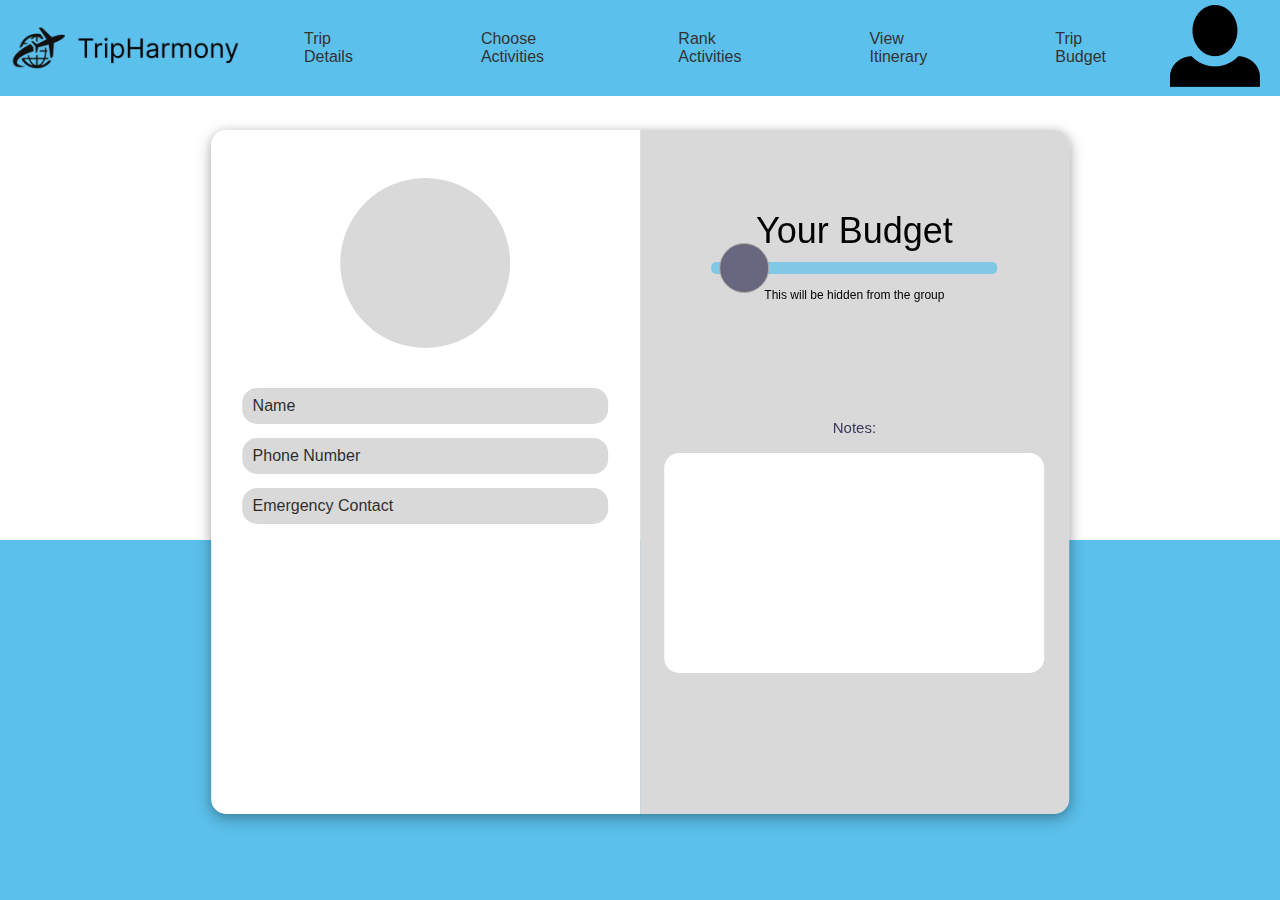
<file: profilePage.html>
<!DOCTYPE html>
<html lang="en">
<head>
    <meta charset="utf-8">
    <title>Profile - TripHarmony</title>
    <link href="https://fonts.googleapis.com/css?family=Inter&display=swap" rel="stylesheet">
    <link rel="stylesheet" href="profilePage.css">
</head>
<body>
    <header>
        <img class="logo" src="logo.png" alt="Trip Harmony Logo">
        <ul>
            <li><a href="tripDetails.html">Trip Details</a></li>
            <li><a href="chooseActivities.html" >Choose Activities</a></li>
            <li><a href="voteActivities.html">Rank Activities</a></li>
            <li><a href="viewIninerary.html">View Itinerary</a></li>
            <li><a href="budget">Trip Budget</a></li>
        </ul>
        <a href="#budget">
            <img class="nav-link active" src="profile.png" alt="profile">
        </a>
    </header>

    <div class="BottomHalf"></div>

    <div class="MiddleContainer">
        <div class="LeftHalf">
            <div class="ProfilePicture"></div>
            <input type="text" id="nameTextbox" class="TextBox" placeholder="Name">
            <input type="text" id="phoneTextbox" class="TextBox" placeholder="Phone Number">
            <input type="text" id="emergencyTextbox" class="TextBox" placeholder="Emergency Contact">
        </div>
        <div class="RightHalf">
            <div class="YourBudget">Your Budget</div>
            <div class="SliderContainer">
                <div class="slidecontainer">
                    <input type="range" min="1" max="3000" value="100" class="slider" id="myRange">
                </div>
                <div class="SliderText">This will be hidden from the group</div>
            </div>
            <div class="NotesText">Notes:</div>
            <textarea class="NotesTextbox" ></textarea>
        </div>
    </div>

</body>
</html>
</file>
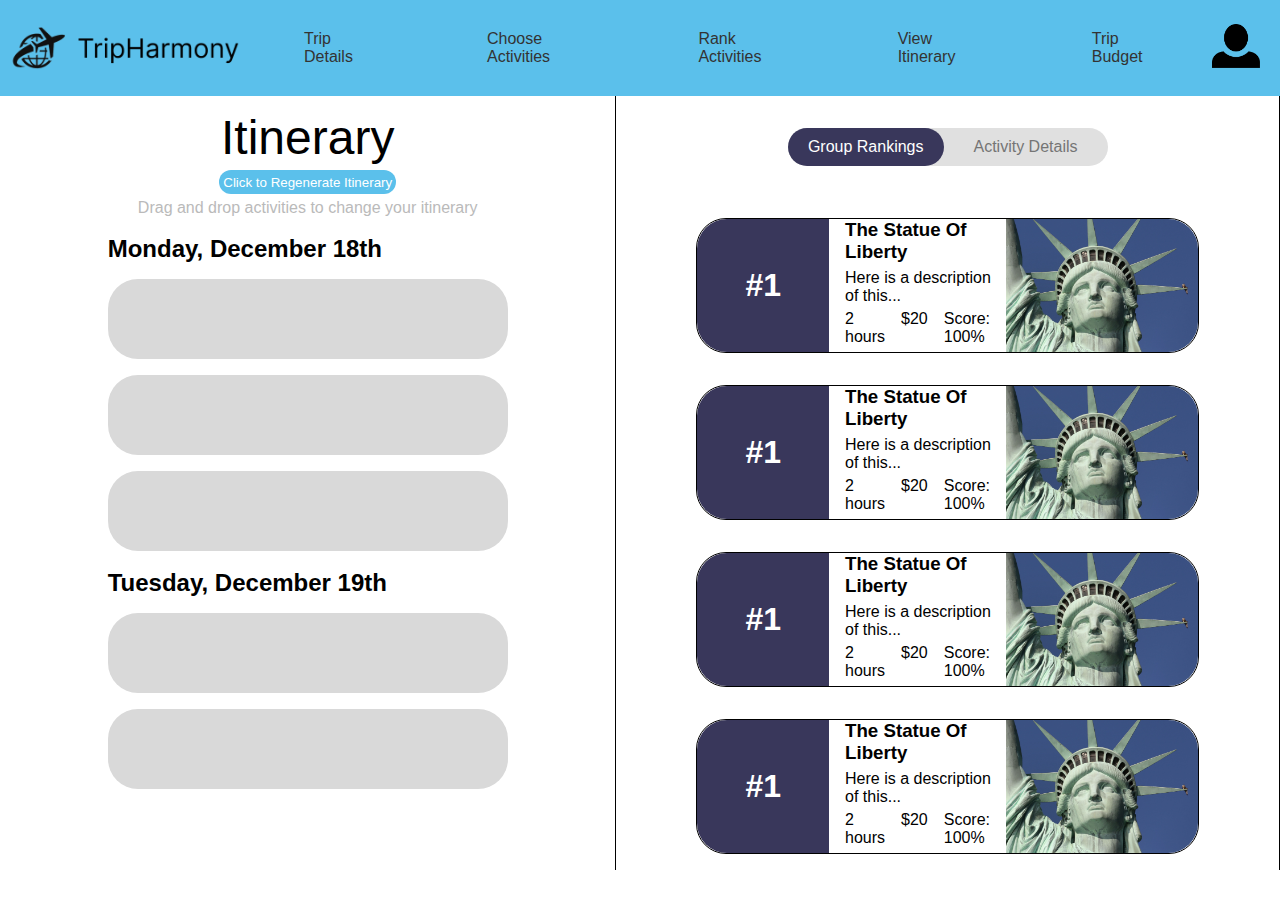
<file: viewItinerary.html>
<!DOCTYPE html>
<html lang="en">
<head>
    <meta charset="UTF-8">
    <meta name="viewport" content="width=device-width, initial-scale=1.0">
    <title>Trip Harmony - Rank Activities</title>
    <link rel="stylesheet" href="viewItinerary.css">
</head>
<body>
<header>
    <img class="logo" src="logo.png" alt="Trip Harmony Logo">
    <ul>
        <li><a href="#details">Trip Details</a></li>
        <li><a href="#activities">Choose Activities</a></li>
        <li><a href="#rank">Rank Activities</a></li>
        <li><a href="#itinerary" class="nav-link active">View Itinerary</a></li>
        <li><a href="#budget">Trip Budget</a></li>
    </ul>
    <a href="#budget">
        <img class="profile-icon" src="profile.png" alt="profile">
    </a>
</header>

<div class="content-container">
    <section id="itenerary_section">
        <div id="itinerary_instructions">
            <h1>
                Itinerary
            </h1>
            <button>Click to Regenerate Itinerary</button>
            <p>Drag and drop activities to change your itinerary</p>
        </div>
        <div id="day_one">
            <br>
            <h2>Monday, December 18th</h2>
            <div class="itinerary_item"></div>
            <div class="itinerary_item"></div>
            <div class="itinerary_item"></div>
        </div>
        <div id="day_two">
            <br>
            <h2>Tuesday, December 19th</h2>
            <div class="itinerary_item"></div>
            <div class="itinerary_item"></div>
        </div>
    </section>
    <section id="rankings_section">
        <div class="tab-container">
            <div class="tab active">Group Rankings</div>
            <div class="tab">Activity Details</div>
        </div>
        <br>
        <br>
        <!-- Ranking items here -->
        <div id="all_rankings">
            <div class="ranked_activity">
                <div class="rank">
                    <h1>#1</h1>
                </div>
                <div class="short_description">
                    <h3>The Statue Of Liberty</h3>
                    <p>Here is a description of this...</p>
                    <ul class="activity_time_cost_score_details">
                        <li class="time_description">2 hours</li>
                        <li class="cost_description">$20</li>
                        <li class="score_description">Score: 100%</li>
                    </ul>
                </div>
                <div class="activity_image">
                    <!-- <img class="activty-image" src="statue.jpg" alt="profile"> -->
                </div>
            </div>
            <div class="ranked_activity">
                <div class="rank">
                    <h1>#1</h1>
                </div>
                <div class="short_description">
                    <h3>The Statue Of Liberty</h3>
                    <p>Here is a description of this...</p>
                    <ul class="activity_time_cost_score_details">
                        <li class="time_description">2 hours</li>
                        <li class="cost_description">$20</li>
                        <li class="score_description">Score: 100%</li>
                    </ul>
                </div>
                <div class="activity_image">
                    <!-- <img class="activty-image" src="statue.jpg" alt="profile"> -->
                </div>
            </div>
            <div class="ranked_activity">
                <div class="rank">
                    <h1>#1</h1>
                </div>
                <div class="short_description">
                    <h3>The Statue Of Liberty</h3>
                    <p>Here is a description of this...</p>
                    <ul class="activity_time_cost_score_details">
                        <li class="time_description">2 hours</li>
                        <li class="cost_description">$20</li>
                        <li class="score_description">Score: 100%</li>
                    </ul>
                </div>
                <div class="activity_image">
                    <!-- <img class="activty-image" src="statue.jpg" alt="profile"> -->
                </div>
            </div>
            <div class="ranked_activity">
                <div class="rank">
                    <h1>#1</h1>
                </div>
                <div class="short_description">
                    <h3>The Statue Of Liberty</h3>
                    <p>Here is a description of this...</p>
                    <ul class="activity_time_cost_score_details">
                        <li class="time_description">2 hours</li>
                        <li class="cost_description">$20</li>
                        <li class="score_description">Score: 100%</li>
                    </ul>
                </div>
                <div class="activity_image">
                    <!-- <img class="activty-image" src="statue.jpg" alt="profile"> -->
                </div>
            </div>
        </div>
    </section>
</div>
</body>
</html>
</file>
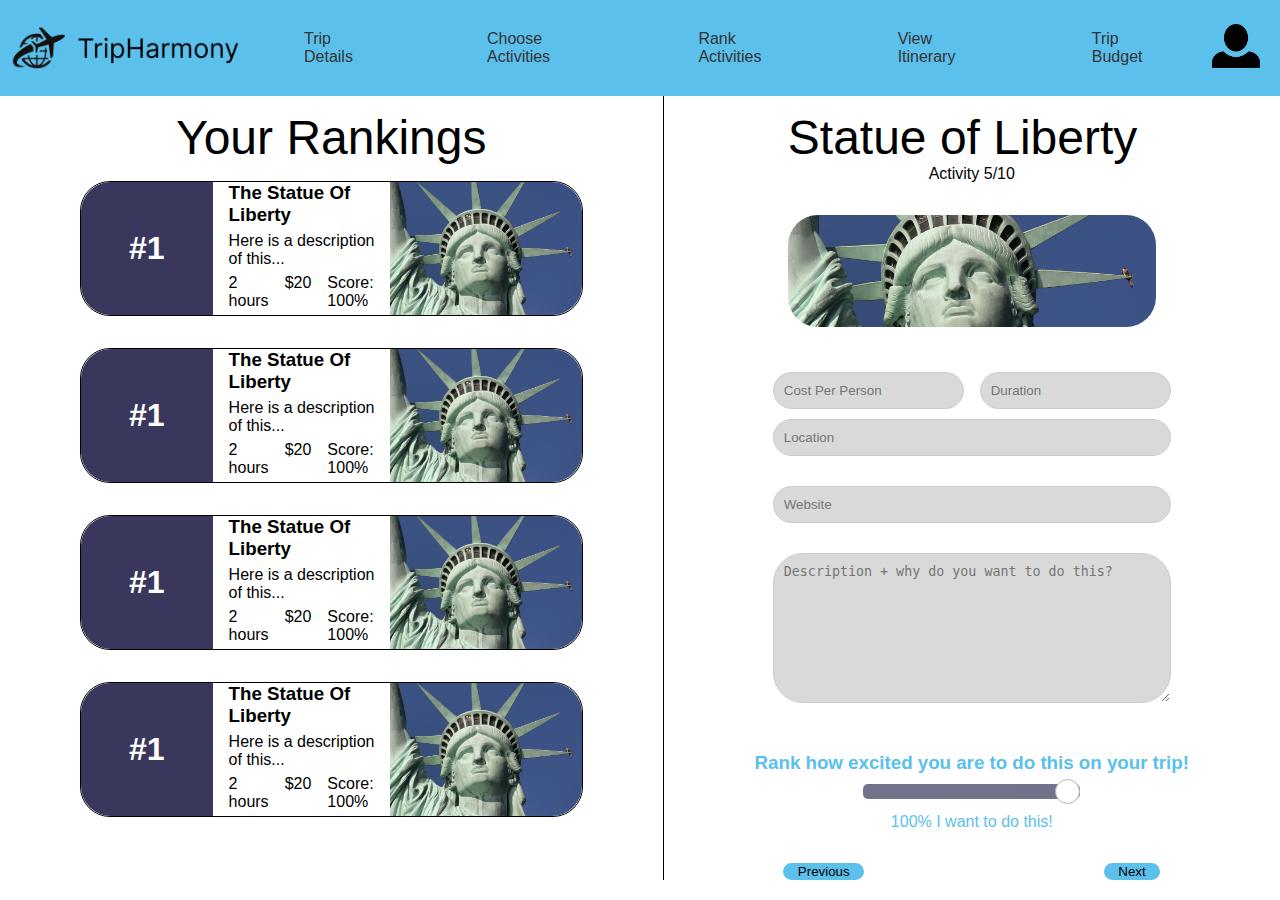
<file: voteActivities.html>
<!DOCTYPE html>
<html lang="en">
<head>
    <meta charset="UTF-8">
    <meta name="viewport" content="width=device-width, initial-scale=1.0">
    <title>Trip Harmony - Rank Activities</title>
    <link rel="stylesheet" href="voteActivities.css">
</head>
<body>
    <header>
        <img class="logo" src="logo.png" alt="Trip Harmony Logo">
        <ul>
            <li><a href="#details">Trip Details</a></li>
            <li><a href="#activities">Choose Activities</a></li>
            <li><a href="#rank" class="nav-link active" >Rank Activities</a></li>
            <li><a href="#itinerary">View Itinerary</a></li>
            <li><a href="#budget">Trip Budget</a></li>
        </ul>
        <a href="#budget">
            <img class="profile-icon" src="profile.png" alt="profile">
        </a>
    </header>

    <div class="content-container">
        <section id="rankings_section">
            <h1 id="your_rankings_title">Your Rankings</h1>
            <!-- Ranking items here -->
            <div id="all_rankings">
               <div class="ranked_activity">
                   <div class="rank">
                        <h1>#1</h1>
                   </div>
                   <div class="short_description">
                        <h3>The Statue Of Liberty</h3>
                        <p>Here is a description of this...</p>
                       <ul class="activity_time_cost_score_details">
                           <li class="time_description">2 hours</li>
                           <li class="cost_description">$20</li>
                           <li class="score_description">Score: 100%</li>
                       </ul>
                   </div>
                   <div class="activity_image">
                      <!-- <img class="activty-image" src="statue.jpg" alt="profile"> -->
                   </div>
               </div>
                <div class="ranked_activity">
                    <div class="rank">
                        <h1>#1</h1>
                    </div>
                    <div class="short_description">
                        <h3>The Statue Of Liberty</h3>
                        <p>Here is a description of this...</p>
                        <ul class="activity_time_cost_score_details">
                            <li class="time_description">2 hours</li>
                            <li class="cost_description">$20</li>
                            <li class="score_description">Score: 100%</li>
                        </ul>
                    </div>
                    <div class="activity_image">
                        <!-- <img class="activty-image" src="statue.jpg" alt="profile"> -->
                    </div>
                </div>
                <div class="ranked_activity">
                    <div class="rank">
                        <h1>#1</h1>
                    </div>
                    <div class="short_description">
                        <h3>The Statue Of Liberty</h3>
                        <p>Here is a description of this...</p>
                        <ul class="activity_time_cost_score_details">
                            <li class="time_description">2 hours</li>
                            <li class="cost_description">$20</li>
                            <li class="score_description">Score: 100%</li>
                        </ul>
                    </div>
                    <div class="activity_image">
                        <!-- <img class="activty-image" src="statue.jpg" alt="profile"> -->
                    </div>
                </div>
                <div class="ranked_activity">
                    <div class="rank">
                        <h1>#1</h1>
                    </div>
                    <div class="short_description">
                        <h3>The Statue Of Liberty</h3>
                        <p>Here is a description of this...</p>
                        <ul class="activity_time_cost_score_details">
                            <li class="time_description">2 hours</li>
                            <li class="cost_description">$20</li>
                            <li class="score_description">Score: 100%</li>
                        </ul>
                    </div>
                    <div class="activity_image">
                        <!-- <img class="activty-image" src="statue.jpg" alt="profile"> -->
                    </div>
                </div>
            </div>
        </section>

        <section id="activity-details">
            <div> <!-- Description Container -->
                <h1>Statue of Liberty</h1>
                <center><p>Activity 5/10</p></center>
                <div class="description_activity_image"></div>
                <!--<img class="description_activity_image" src="statue.jpg" alt="activity image">-->
            </div>
            <!-- Activity detail items here -->
            <div class="form-container">
                <form action="/submit-your-form">
                    <div class="input-group">
                        <div class="half">
                            <input type="text" placeholder="Cost Per Person">
                        </div>
                        <div class="half">
                            <input type="text" placeholder="Duration">
                        </div>
                    </div>
                    <div class="input-group">
                        <input type="text" placeholder="Location">
                    </div>
                    <div class="input-group">
                        <input type="text" placeholder="Website">
                    </div>
                    <div class="input-group">
                        <textarea placeholder="Description + why do you want to do this?"></textarea>
                    </div>
                    <!--
                    <div class="input-group">
                        <input type="submit" value="Submit">
                    </div> -->
                    <div class="clear"></div>
                </form>
            </div>

            <div class="vote_container">
                <h3>Rank how excited you are to do this on your trip!</h3>
                <div class="slidecontainer">
                    <input type="range" min="1" max="100" value="100" class="slider" id="myRange">
                </div>
                <p>100% I want to do this!</p>
            </div>

            <div class="activity_view_buttons">
                <button class="view_buttons">Previous</button>
                <button class="view_buttons">Next</button>
            </div>
        </section>
    </div>
</body>
</html>
</file>
<file: profilePage.css>
html, body {
    margin: 0;
    padding: 0;
}
    * {
        margin: 0;
        padding: 0;
    }
    body {
        font-family: Arial, sans-serif;
    }
    header {
        display: flex;
        justify-content: space-between;
        align-items: center;
        background-color: #5BC0EB;
        height: 6em;
        padding-right: 20px;
    }
    header ul {
        list-style: none;
        display: flex;
    }
    header ul li {
        margin: 0 4em;
    }
    header ul li a {
        text-decoration: none;
        color: #333;
    }
    .nav-link.active::before {
        content: '';
        position: absolute;
        top: -2.5em;
        left: 0;
        right: 0;
        height: 10px;
        background-color: white;
        z-index: 10;
    }
    .nav-link {
        position: relative;
        display: inline-block;
    }
    .logo {
        width: 15em;
    }
    .profile-icon {
        width: 3em;
    }
    .BottomHalf {
        position: fixed;
        bottom: 0;
        left: 0;
        right: 0;
        display: flex;
        padding: 0;
        width: 100%;
        height: 12em;
        background: #5BC0EB;
        color: black;
        font-size: 30px;
        font-family: 'Inter', sans-serif;
        font-weight: 400;
    }
    .MiddleContainer {
        position: absolute;
        top: 130px;
        left: 50%;
        transform: translateX(-50%);
        width: 67%; /* Adjust the width percentage as needed */
        max-width: 1111px; /* Set a maximum width if necessary */
        height: 76vh; /* Adjust the height percentage as needed */
        display: flex;
        border-radius: 15px;
        box-shadow: 0 0 10px rgba(0, 0, 0, 0.1), 0 5px 15px rgba(0, 0, 0, 0.3); /* Two shadows, first is lighter, second is darker at the bottom */
    }
    
    .LeftHalf,
    .RightHalf {
        flex: 1;
        height: 100%;
    }
    
    .LeftHalf {
        position: relative;
        border-top-left-radius: 15px;
        border-bottom-left-radius: 15px;
        background-color: white;
    }
    
    .LeftHalf {
        position: relative;
        border-top-left-radius: 15px;
        border-bottom-left-radius: 15px;
        background-color: white;
    }
    
    .ProfilePicture {
        position: absolute;
        top: 48px;
        left: 50%;
        transform: translateX(-50%);
        width: 170px;
        height: 170px;
        background-color: #D9D9D9;
        border-radius: 50%;
    }
    
    #nameTextbox {
        top: calc(48px + 170px + 40px); /* 48px (top of LeftHalf) + 170px (ProfilePicture height) + 40px (spacing) */
    }
    
    #phoneTextbox {
        top: calc(48px + 170px + 40px + 50px); /* Adjusted top for the second textbox */
    }
    
    #emergencyTextbox {
        top: calc(48px + 170px + 40px + 100px); /* Adjusted top for the third textbox */
    }
    
    .TextBox {
        width: 356px;
        height: 36px;
        background-color: #D9D9D9;
        border-radius: 15px;
        border: none;
        position: absolute;
        left: 50%;
        transform: translateX(-50%);
        text-align: center;
        font-size: 16px;
    }
    
    .TextBox::placeholder {
        color: black;
        opacity: 0.8;
    }
    #nameTextbox,
    #phoneTextbox,
    #emergencyTextbox { 
        text-align: left;
        padding-left: 10px; 
}

.RightHalf {
    background-color: #D9D9D9;
    border-top-right-radius: 15px;
    border-bottom-right-radius: 15px;
    position: relative;
}

.YourBudget {
    width: 100%;
    height: 100%;
    text-align: center;
    color: black;
    font-size: 36px;
    font-family: 'Lato', sans-serif;
    font-weight: 400;
    word-wrap: break-word;
    position: absolute;
    top: 80px;
    left: 50%;
    transform: translateX(-50%);
}

.SliderContainer {
    position: absolute;
    top: 130px;
    left: 50%;
    transform: translateX(-50%);
    text-align: center;
}

.slidecontainer {
    position: relative; /* Relative positioning for the value label */
    width: 286px;
}

.slider {
    -webkit-appearance: none;
    width: 100%;
    height: 12px;
    border-radius: 5px;
    background: #5BC0EB;
    outline: none;
    opacity: 0.7;
    -webkit-transition: .2s;
    transition: opacity .2s;
}

.slider:hover {
    opacity: 1;
}

.slider::-webkit-slider-thumb {
    -webkit-appearance: none;
    appearance: none;
    width: 50px; /* Adjust the width of the slider thumb */
    height: 50px; /* Adjust the height of the slider thumb */
    border-radius: 50%;
    border: 1px solid;
    background: #39375B; /* Change the color of the slider thumb */
    cursor: pointer;
}

/* Text under the slider */
.SliderText {
    margin-top: 10px;
    font-size: 12px;
    color: black;
}

/* Notes styles */
.NotesText {
    position: absolute;
    top: 289px;
    left: 50%;
    transform: translateX(-50%);
    font-size: 15px;
    color: #39375B;
}

.NotesTextbox {
    position: absolute;
    top: 323px;
    left: 50%;
    transform: translateX(-50%);
    width: 360px;
    height: 200px;
    background-color: white;
    border-radius: 15px;
    border: none;
    padding: 10px;
    font-size: 16px;
    resize: none; /* Disable textarea resizing */
}
</file>
<file: viewItinerary.css>
html, body {
    margin: 0;
    padding: 0;
    /* This ensures that there is no space around the edges of the browser window */
}

/* Add this to reset any padding or margin that may be applied to all elements by default */
* {
    margin: 0;
    padding: 0;
    /* This is a global reset for margin and padding for all elements */
}

body {
    font-family: Arial, sans-serif;
}

header {
    display: flex;
    justify-content: space-between;
    align-items: center;
    background-color: #5BC0EB;
    height: 6em;
    padding-right: 20px;
}

header ul {
    list-style: none;
    display: flex;
}

header ul li {
    margin: 0 4em;
}

header ul li a {
    text-decoration: none;
    color: #333;
}

.nav-link.active::before {
    content: ''; /* This is necessary for the pseudo-element to display */
    position: absolute; /* Position it relative to its parent */
    top: -2.5em; /* Align to the top of the link */
    left: 0; /* Align to the left of the link */
    right: 0; /* Align to the right of the link */
    height: 10px; /* The thickness of the white bar */
    background-color: white; /* The color of the bar */
    z-index: 10; /* Ensure it's above the link text */
}

/* To position the pseudo-element correctly, the parent element needs to be positioned relative */
.nav-link {
    position: relative; /* This is necessary for absolute positioning inside */
    display: inline-block; /* or block, depending on your layout */
}

.logo {
    width: 15em;
}


.profile-icon {
    width: 3em;
}

.content-container {
    display: flex;
    justify-content: space-evenly;
    align-content: center;
    padding: 0;
    margin: 0;
}

#itenerary_section, #rankings_section {
    flex: 1; /* Assigns equal width to both sections */
    margin: 1em; /* Adds some space around the sections */
    align-items: center;
}

/* ITINERARY STYLE*/
/* ITINERARY STYLE*/
/* ITINERARY STYLE*/
/* ITINERARY STYLE*/

#itenerary_section{
    margin: 0;
    display: flex;
    flex-direction: column;
    align-items: center;
    border-right: 1px solid black;
}

#itinerary_instructions{
    display: flex;
    flex-direction: column;
    justify-content: center;
    align-items: center;
    gap: 5px;
}

#itinerary_instructions h1{
    font-size: 3em;
    font-weight: lighter;
    margin-top: 0.3em;
}

#itinerary_instructions button{
    background-color: #5BC0EB;
    color: white;
    border-radius: 20px;
    border: 1px solid transparent;
    padding: 0.25em;
}

#itinerary_instructions p{
    color: #BABABA;
}

.itinerary_item{
    min-height: 5em;
    background-color: #D9D9D9;
    border-radius: 30px;
    margin-top: 1em;
    width: 25em;
}

/* RANKINGS SECTION STYLE */
/* RANKINGS SECTION STYLE */
/* RANKINGS SECTION STYLE */
/* RANKINGS SECTION STYLE */
/* RANKINGS SECTION STYLE */

#rankings_section {
    margin: 0;
    display: flex;
    flex-direction: column;
    border-right: 1px solid black;
}

#all_rankings{
    display: flex;
    flex-direction: column;
    justify-content: center;
    padding-left: 5em;
    padding-right: 5em;
}

.ranked_activity{
    margin-top: 1em;
    margin-bottom: 1em;
    padding: 0;
    border: 1px solid black;
    border-radius: 30px;
    display: flex;
    justify-content: space-between;
}

.rank{
    padding: 3em;
    background-color: #39375B;
    border-top-left-radius: 30px;
    border-bottom-left-radius: 30px;
    color: white;
}

.short_description{
    display: flex;
    justify-content: flex-start;
    flex-wrap: wrap;
    padding-left: 1em;
}

.activity_image{
    padding-left: 12em;
    background-image: url("statue.jpg");
    background-size: cover;
    border-top-right-radius: 30px;
    border-bottom-right-radius: 30px;
}

.activity_time_cost_score_details{
    list-style: none;
    display: flex;
    text-decoration: none;
}

.activity_time_cost_score_details li {
    padding-right: 1em;
}

/* tab css */

.tab-container {
    font-family: Arial, sans-serif; /* Use the font you prefer */
    display: flex;
    background-color: #e0e0e0;
    border-radius: 20px; /* This provides the rounded corners */
    margin-top: 2em;
}

.tab {
    padding: 10px 20px; /* Adjust the padding to control the size of the tabs */
    border-radius: 20px; /* This provides the rounded corners */
    border: none; /* No border for the tabs */
    cursor: pointer; /* Changes the cursor to a pointer when hovering over the tabs */
    margin-right: 10px; /* Creates a small gap between the tabs */
    transition: background-color 0.3s; /* Smooth transition for hover effect */
}

.tab.active {
    background-color: #39375B; /* Active tab color */
    color: white; /* Text color for the active tab */
}

.tab:not(.active) {
    background-color: #e0e0e0; /* Inactive tab color */
    color: #757575; /* Text color for the inactive tab */
}

.tab:not(.active):hover {
    background-color: #d5d5d5; /* Lighten the tab on hover for a visual effect */
}
</file>
<file: voteActivities.css>
html, body {
    margin: 0;
    padding: 0;
    /* This ensures that there is no space around the edges of the browser window */
}

/* Add this to reset any padding or margin that may be applied to all elements by default */
* {
    margin: 0;
    padding: 0;
    /* This is a global reset for margin and padding for all elements */
}

body {
    font-family: Arial, sans-serif;
}

header {
    display: flex;
    justify-content: space-between;
    align-items: center;
    background-color: #5BC0EB;
    height: 6em;
    padding-right: 20px;
}

header ul {
    list-style: none;
    display: flex;
}

header ul li {
    margin: 0 4em;
}

header ul li a {
    text-decoration: none;
    color: #333;
}

.nav-link.active::before {
    content: ''; /* This is necessary for the pseudo-element to display */
    position: absolute; /* Position it relative to its parent */
    top: -2.5em; /* Align to the top of the link */
    left: 0; /* Align to the left of the link */
    right: 0; /* Align to the right of the link */
    height: 10px; /* The thickness of the white bar */
    background-color: white; /* The color of the bar */
    z-index: 10; /* Ensure it's above the link text */
}

/* To position the pseudo-element correctly, the parent element needs to be positioned relative */
.nav-link {
    position: relative; /* This is necessary for absolute positioning inside */
    display: inline-block; /* or block, depending on your layout */
}

.logo {
    width: 15em;
}


.profile-icon {
    width: 3em;
}

.content-container {
    display: flex;
    justify-content: center;
}


/** RANKINGS STYLE **/
/** RANKINGS STYLE **/
/** RANKINGS STYLE **/
/** RANKINGS STYLE **/


#rankings_section, #activity-details {
    flex: 1; /* Assigns equal width to both sections */
    margin: 1em; /* Adds some space around the sections */
    align-items: center;
}

#rankings_section {
    margin: 0;
    display: flex;
    flex-direction: column;
    border-right: 1px solid black;
}

#your_rankings_title {
    font-size: 3em;
    font-weight: lighter;
    margin-top: 0.3em;
}

#all_rankings{
    display: flex;
    flex-direction: column;
    justify-content: center;
    padding-left: 5em;
    padding-right: 5em;
}

.ranked_activity{
    margin-top: 1em;
    margin-bottom: 1em;
    padding: 0;
    border: 1px solid black;
    border-radius: 30px;
    display: flex;
    justify-content: space-between;
}

.rank{
    padding: 3em;
    background-color: #39375B;
    border-top-left-radius: 30px;
    border-bottom-left-radius: 30px;
    color: white;
}

.short_description{
    display: flex;
    justify-content: flex-start;
    flex-wrap: wrap;
    padding-left: 1em;
}

.activity_image{
    padding-left: 12em;
    background-image: url("statue.jpg");
    background-size: cover;
    border-top-right-radius: 30px;
    border-bottom-right-radius: 30px;
}

.activity_time_cost_score_details{
    list-style: none;
    display: flex;
    text-decoration: none;
}

.activity_time_cost_score_details li {
    padding-right: 1em;
}

/** ACTIVITY DETAILS STYLE **/
/** ACTIVITY DETAILS STYLE **/
/** ACTIVITY DETAILS STYLE **/
/** ACTIVITY DETAILS STYLE **/

#activity-details {
    display: flex;
    flex-wrap: wrap;
    flex-direction: column;
    align-content: center;
    justify-content: center;
    margin: 0;
}

#activity-details h1{
    font-size: 3em;
    font-weight: lighter;
    margin-top: 0.3em;
}

.description_activity_image {
    min-height: 7em;
    background-image: url("statue.jpg");
    background-size: cover;
    background-repeat: no-repeat; /* Prevents the image from repeating */
    background-position: center; /* Centers the image within the div */
    width: 23em;
    border-radius: 30px;
    margin-top: 2em;
    padding: 0;
    margin-bottom: 0;
}

.form-container {
    max-width: 600px;
    margin: 0 auto;
    background-color: #fff;
    padding: 20px;
    border-radius: 8px;
    /** box-shadow: 0 0 10px rgba(0, 0, 0, 0.1); **/
}

.input-group {
    margin-bottom: 20px;
}

.input-group input,
.input-group textarea {
    width: 100%;
    padding: 10px;
    margin: 5px 0;
    display: inline-block;
    border: 1px solid #ccc;
    border-radius: 30px;
    box-sizing: border-box;
    background-color: #D9D9D9;
}

.input-group label {
    padding: 12px 12px 12px 0;
    display: inline-block;
}

.input-group input[type=submit] {
    width: auto;
    background-color: #4CAF50;
    color: white;
    padding: 14px 20px;
    border: none;
    border-radius: 4px;
    cursor: pointer;
    float: right;
}

.input-group input[type=submit]:hover {
    background-color: #45a049;
}

.input-group .half {
    float: left;
    width: 48%;
    margin-right: 4%;
}

.input-group .half:last-child {
    margin-right: 0;
}

.input-group textarea {
    height: 150px;
    resize: vertical;
}

@media screen and (max-width: 600px) {
    .input-group .half {
        width: 100%;
        margin-right: 0;
    }
}

.clear {
    clear: both;
}

.vote_container{
    display: flex;
    flex-wrap: wrap;
    flex-direction: column; /* stacks children vertically */
    align-items: center; /* centers children horizontally */
    gap: 10px; /* adds space between children */
    color: #5BC0EB;
}

.activity_view_buttons{
    display: flex;
    justify-content: space-between;
    gap: 15em;
    margin-top: 2em;
}

.activity_view_buttons button{
    background-color: #5BC0EB;
    border: 1px solid transparent;
    border-radius: 30px;
    padding-left: 1em;
    padding-right: 1em;
}

/** SLIDER CSS **/
/** SLIDER CSS **/
/** SLIDER CSS **/
/** SLIDER CSS **/

.slidecontainer {
    width: 50%; /* Width of the outside container */
}

/* The slider itself */
.slider {
    -webkit-appearance: none;  /* Override default CSS styles */
    width: 100%; /* Full-width */
    height: 15px; /* Specified height */
    border-radius: 5px;
    background: #39375B; /* Grey background */
    outline: none; /* Remove outline */
    opacity: 0.7; /* Set transparency (for mouse-over effects on hover) */
    -webkit-transition: .2s; /* 0.2 seconds transition on hover */
    transition: opacity .2s;
}

/* Mouse-over effects */
.slider:hover {
    opacity: 1; /* Fully shown on mouse-over */
}

/* The slider handle (use -webkit- (Chrome, Opera, Safari, Edge) and -moz- (Firefox) to override default look) */
.slider::-webkit-slider-thumb {
    -webkit-appearance: none; /* Override default look */
    appearance: none;
    width: 25px; /* Set a specific slider handle width */
    height: 25px; /* Slider handle height */
    border-radius: 50%;
    border: 1px solid;
    background: white; /* Green background */
    cursor: pointer; /* Cursor on hover */
}
</file>
